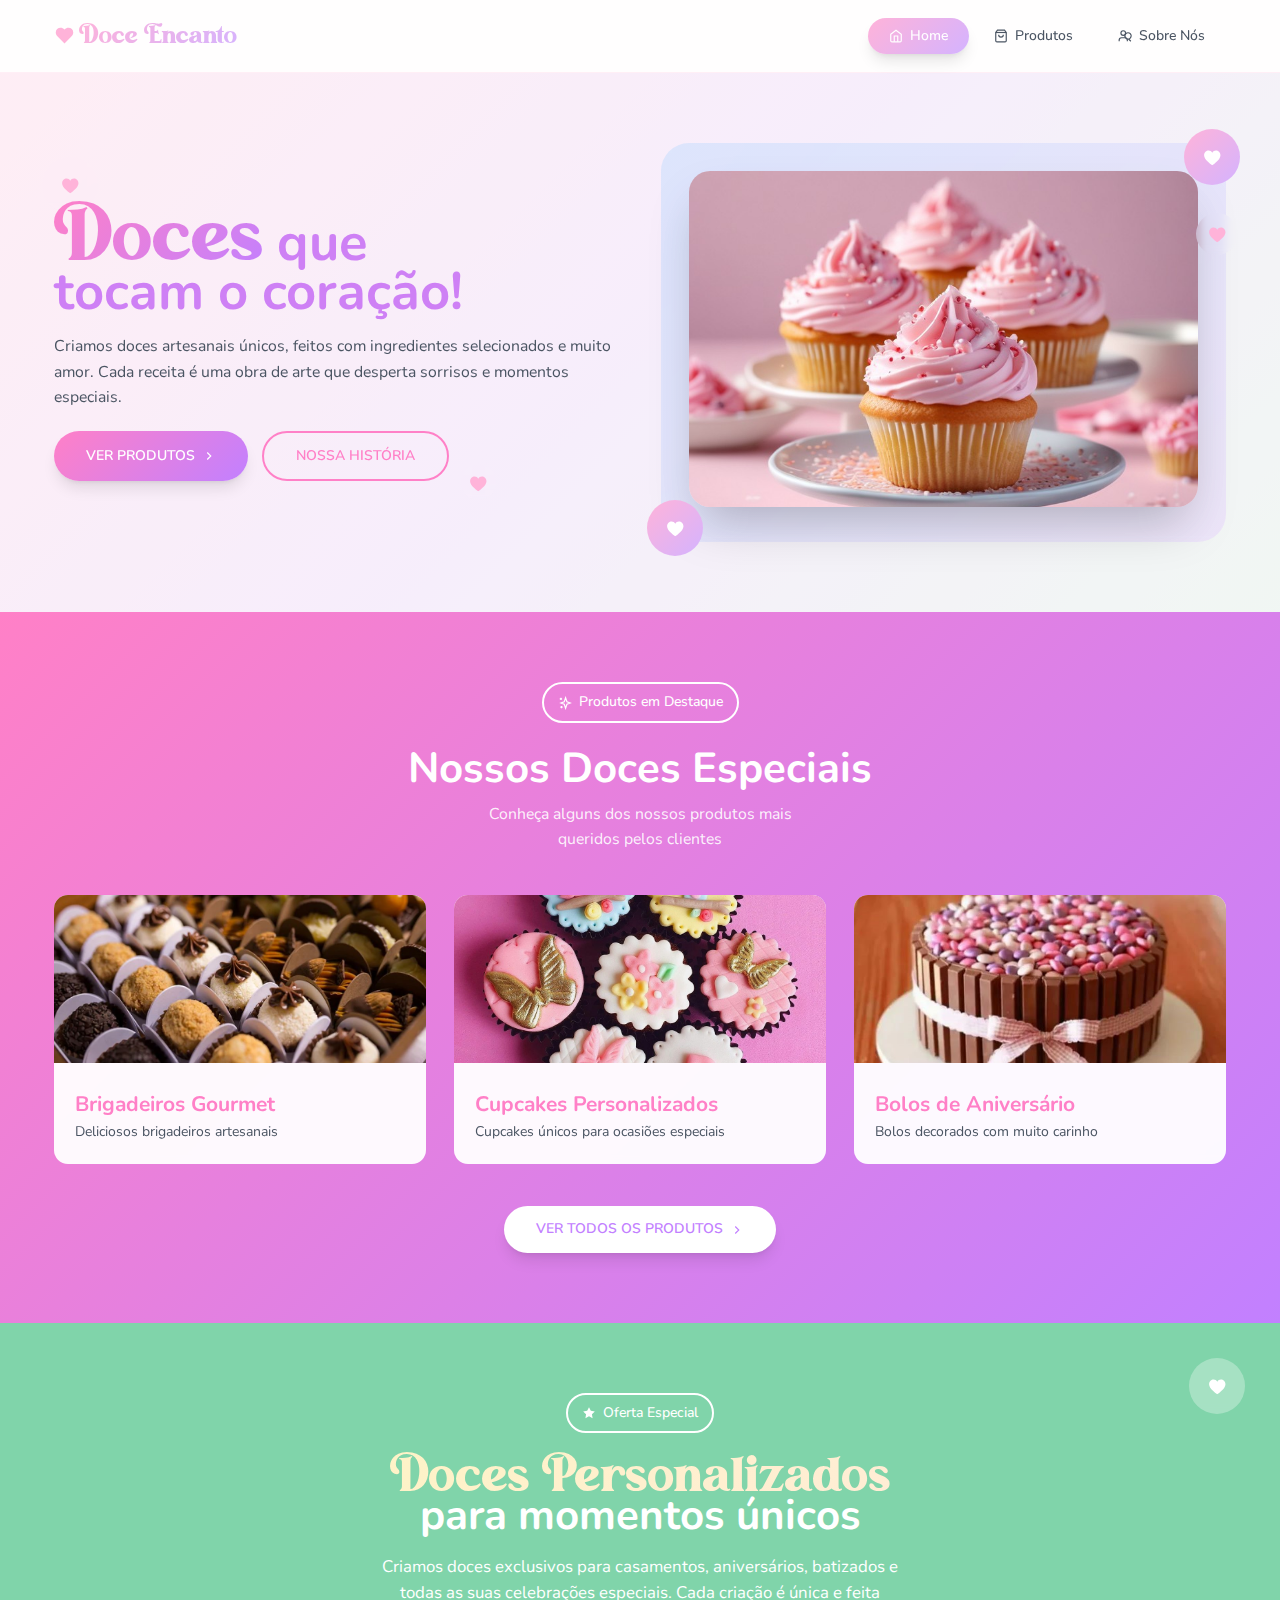
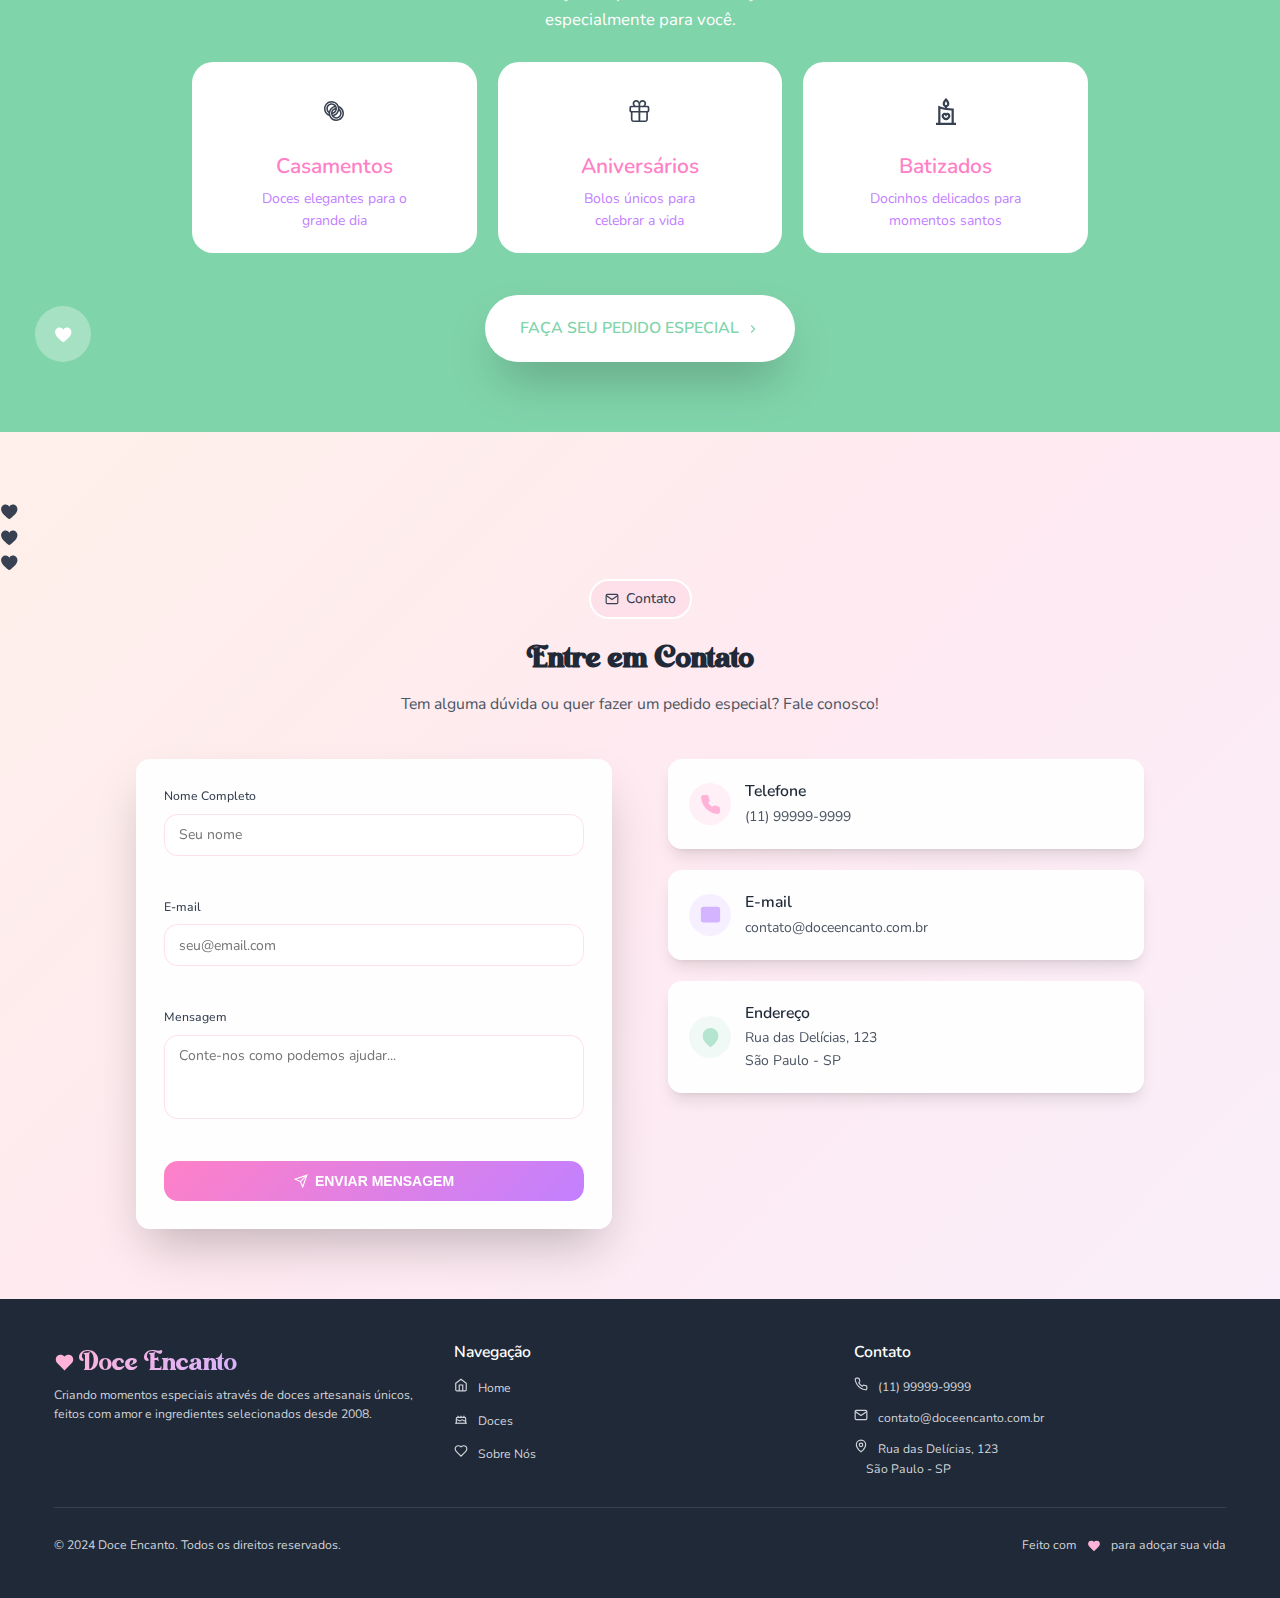
<file: index.html>
<!DOCTYPE html>
<html lang="pt-BR">
  <head>
    <meta charset="UTF-8" />
    <meta name="viewport" content="width=device-width, initial-scale=1.0" />
    <link rel="icon" href="/fav.svg" type="image/svg+xml" />
    <title>Doce Encanto - Confeitaria Artesanal</title>
    <meta
      name="description"
      content="Doces artesanais únicos, feitos com ingredientes selecionados e muito amor. Criamos momentos especiais através de receitas tradicionais."
    />

    <!-- CSS Files -->
    <link rel="stylesheet" href="styles/globals.css" />
    <link rel="stylesheet" href="styles/components.css" />
    <link rel="stylesheet" href="styles/home.css" />
  </head>
  <body>
    <!-- Navigation -->
    <nav class="navbar">
      <div class="container">
        <div class="nav-content">
          <a href="index.html" class="logo">
            <div class="logo-icon">
              <svg class="icon" fill="white" viewBox="0 0 24 24">
                <path
                  d="M19 14c1.49-1.46 3-3.21 3-5.5A5.5 5.5 0 0 0 16.5 3c-1.76 0-3 .5-4.5 2-1.5-1.5-2.74-2-4.5-2A5.5 5.5 0 0 0 2 8.5c0 2.29 1.51 4.04 3 5.5l7 7Z"
                />
              </svg>
            </div>
            <span class="logo-text">Doce Encanto</span>
          </a>

          <div class="nav-menu">
            <a href="index.html" class="nav-button active">
              <svg
                class="icon-sm"
                viewBox="0 0 24 24"
                fill="none"
                stroke="currentColor"
                stroke-width="2"
              >
                <path d="m3 9 9-7 9 7v11a2 2 0 0 1-2 2H5a2 2 0 0 1-2-2z" />
                <polyline points="9,22 9,12 15,12 15,22" />
              </svg>
              Home
            </a>
            <a href="produtos.html" class="nav-button">
              <svg
                class="icon-sm"
                viewBox="0 0 24 24"
                fill="none"
                stroke="currentColor"
                stroke-width="2"
              >
                <path d="M6 2 3 6v14a2 2 0 0 0 2 2h14a2 2 0 0 0 2-2V6l-3-4Z" />
                <path d="M3 6h18" />
                <path d="M16 10a4 4 0 0 1-8 0" />
              </svg>
              Produtos
            </a>
            <a href="sobre.html" class="nav-button">
              <svg
                class="icon-sm"
                viewBox="0 0 24 24"
                fill="none"
                stroke="currentColor"
                stroke-width="2"
              >
                <path d="M16 21v-2a4 4 0 0 0-4-4H6a4 4 0 0 0-4 4v2" />
                <circle cx="9" cy="7" r="4" />
                <path
                  d="m22 21-3-3m-5.5-2.5A4.5 4.5 0 1 1 21 8a4.5 4.5 0 0 1-7.5 7.5"
                />
              </svg>
              Sobre Nós
            </a>
          </div>

          <button
            class="mobile-menu-toggle"
            id="mobile-menu-toggle"
            onclick="toggleMobileMenu()"
          >
            <svg
              class="icon"
              id="menu-icon"
              viewBox="0 0 24 24"
              fill="none"
              stroke="currentColor"
              stroke-width="2"
            >
              <line x1="4" x2="20" y1="6" y2="6" />
              <line x1="4" x2="20" y1="12" y2="12" />
              <line x1="4" x2="20" y1="18" y2="18" />
            </svg>
            <svg
              class="icon hidden"
              id="close-icon"
              viewBox="0 0 24 24"
              fill="none"
              stroke="currentColor"
              stroke-width="2"
            >
              <path d="M18 6 6 18" />
              <path d="m6 6 12 12" />
            </svg>
          </button>
        </div>

        <div class="mobile-menu hidden" id="mobile-menu">
          <div class="mobile-menu-content">
            <a href="index.html" class="nav-button-mobile active">
              <svg
                class="icon-sm"
                viewBox="0 0 24 24"
                fill="none"
                stroke="currentColor"
                stroke-width="2"
              >
                <path d="m3 9 9-7 9 7v11a2 2 0 0 1-2 2H5a2 2 0 0 1-2-2z" />
                <polyline points="9,22 9,12 15,12 15,22" />
              </svg>
              Home
            </a>
            <a href="produtos.html" class="nav-button-mobile">
              <svg
                class="icon-sm"
                viewBox="0 0 24 24"
                fill="none"
                stroke="currentColor"
                stroke-width="2"
              >
                <path d="M6 2 3 6v14a2 2 0 0 0 2 2h14a2 2 0 0 0 2-2V6l-3-4Z" />
                <path d="M3 6h18" />
                <path d="M16 10a4 4 0 0 1-8 0" />
              </svg>
              Produtos
            </a>
            <a href="sobre.html" class="nav-button-mobile">
              <svg
                class="icon-sm"
                viewBox="0 0 24 24"
                fill="none"
                stroke="currentColor"
                stroke-width="2"
              >
                <path d="M16 21v-2a4 4 0 0 0-4-4H6a4 4 0 0 0-4 4v2" />
                <circle cx="9" cy="7" r="4" />
                <path
                  d="m22 21-3-3m-5.5-2.5A4.5 4.5 0 1 1 21 8a4.5 4.5 0 0 1-7.5 7.5"
                />
              </svg>
              Sobre Nós
            </a>
          </div>
        </div>
      </div>
    </nav>

    <!-- Main Content -->
    <main>
      <!-- Hero Section -->
      <section class="hero">
        <div class="hero-floating-1">
          <svg width="18" height="18" viewBox="0 0 11 10" fill="none">
            <path
              d="M5.86169 9.90602C5.80411 9.94499 5.7362 9.96582 5.66669 9.96582C5.59718 9.96582 5.52926 9.94499 5.47169 9.90602C4.54869 9.2892 0.666687 6.54426 0.666687 3.9544C0.666687 0.61265 4.59169 0.0773694 5.66669 2.32855C6.74169 0.0773694 10.6667 0.61265 10.6667 3.9544C10.6667 6.54476 6.78469 9.2892 5.86169 9.90502V9.90602Z"
              fill="currentColor"
            />
          </svg>
        </div>
        <div class="hero-floating-2">
          <svg width="18" height="18" viewBox="0 0 11 10" fill="none">
            <path
              d="M5.86169 9.90602C5.80411 9.94499 5.7362 9.96582 5.66669 9.96582C5.59718 9.96582 5.52926 9.94499 5.47169 9.90602C4.54869 9.2892 0.666687 6.54426 0.666687 3.9544C0.666687 0.61265 4.59169 0.0773694 5.66669 2.32855C6.74169 0.0773694 10.6667 0.61265 10.6667 3.9544C10.6667 6.54476 6.78469 9.2892 5.86169 9.90502V9.90602Z"
              fill="currentColor"
            />
          </svg>
        </div>
        <div class="hero-floating-3">
          <svg width="18" height="18" viewBox="0 0 11 10" fill="none">
            <path
              d="M5.86169 9.90602C5.80411 9.94499 5.7362 9.96582 5.66669 9.96582C5.59718 9.96582 5.52926 9.94499 5.47169 9.90602C4.54869 9.2892 0.666687 6.54426 0.666687 3.9544C0.666687 0.61265 4.59169 0.0773694 5.66669 2.32855C6.74169 0.0773694 10.6667 0.61265 10.6667 3.9544C10.6667 6.54476 6.78469 9.2892 5.86169 9.90502V9.90602Z"
              fill="currentColor"
            />
          </svg>
        </div>

        <div class="container">
          <div class="hero-content">
            <div class="hero-text">
              <h1 class="hero-title">
                <span class="gradient-text alstoria tam1">Doces</span>
                que <br />
                tocam o coração!
              </h1>

              <p class="hero-description">
                Criamos doces artesanais únicos, feitos com ingredientes
                selecionados e muito amor. Cada receita é uma obra de arte que
                desperta sorrisos e momentos especiais.
              </p>

              <div class="hero-buttons">
                <a href="produtos.html" class="btn btn-primary">
                  Ver Produtos
                  <svg
                    class="icon-sm"
                    viewBox="0 0 24 24"
                    fill="none"
                    stroke="currentColor"
                    stroke-width="2"
                  >
                    <path d="m9 18 6-6-6-6" />
                  </svg>
                </a>
                <a href="sobre.html" class="btn btn-outline">
                  Nossa História
                </a>
              </div>
            </div>

            <div class="hero-image">
              <div class="hero-image-container">
                <img
                  src="/img/hero/cupcake.png"
                  alt="Vitrine de doces artesanais"
                  class="hero-img"
                />
              </div>
              <div class="hero-decorative-1">
                <svg width="18" height="18" viewBox="0 0 11 10" fill="none">
                  <path
                    d="M5.86169 9.90602C5.80411 9.94499 5.7362 9.96582 5.66669 9.96582C5.59718 9.96582 5.52926 9.94499 5.47169 9.90602C4.54869 9.2892 0.666687 6.54426 0.666687 3.9544C0.666687 0.61265 4.59169 0.0773694 5.66669 2.32855C6.74169 0.0773694 10.6667 0.61265 10.6667 3.9544C10.6667 6.54476 6.78469 9.2892 5.86169 9.90502V9.90602Z"
                    fill="currentColor"
                  />
                </svg>
              </div>
              <div class="hero-decorative-2">
                <svg width="18" height="18" viewBox="0 0 11 10" fill="none">
                  <path
                    d="M5.86169 9.90602C5.80411 9.94499 5.7362 9.96582 5.66669 9.96582C5.59718 9.96582 5.52926 9.94499 5.47169 9.90602C4.54869 9.2892 0.666687 6.54426 0.666687 3.9544C0.666687 0.61265 4.59169 0.0773694 5.66669 2.32855C6.74169 0.0773694 10.6667 0.61265 10.6667 3.9544C10.6667 6.54476 6.78469 9.2892 5.86169 9.90502V9.90602Z"
                    fill="currentColor"
                  />
                </svg>
              </div>
            </div>
          </div>
        </div>
      </section>

      <!-- Featured Products -->
      <section class="featured">
        <div class="container">
          <div class="section-header">
            <div class="section-badge">
              <svg
                class="icon-sm"
                viewBox="0 0 24 24"
                fill="none"
                stroke="currentColor"
                stroke-width="2"
              >
                <path
                  d="M5 3v4M3 5h4M6 17v4m-2-2h4m5-16l2.286 6.857L21 12l-5.714 2.143L13 21l-2.286-6.857L5 12l5.714-2.143L13 3z"
                />
              </svg>
              Produtos em Destaque
            </div>
            <h2 class="featured-title">Nossos Doces Especiais</h2>
            <p class="featured-description">
              Conheça alguns dos nossos produtos mais queridos pelos clientes
            </p>
          </div>

          <div class="featured-grid">
            <div class="featured-card">
              <div class="featured-image">
                <img
                  src="/img/doces/brigadeiro.JPG"
                  alt="Brigadeiros Gourmet"
                />
              </div>
              <div class="featured-content">
                <h3>Brigadeiros Gourmet</h3>
                <p>Deliciosos brigadeiros artesanais</p>
              </div>
            </div>

            <div class="featured-card">
              <div class="featured-image">
                <img
                  src="/img/doces/cuperson.jpg"
                  alt="Cupcakes Personalizados"
                />
                <div class="featured-overlay"></div>
              </div>
              <div class="featured-content">
                <h3>Cupcakes Personalizados</h3>
                <p>Cupcakes únicos para ocasiões especiais</p>
              </div>
            </div>

            <div class="featured-card">
              <div class="featured-image">
                <img src="/img/doces/bolo1.JPG" alt="Bolos de Aniversário" />
                <div class="featured-overlay"></div>
              </div>
              <div class="featured-content">
                <h3>Bolos de Aniversário</h3>
                <p>Bolos decorados com muito carinho</p>
              </div>
            </div>
          </div>

          <div class="featured-cta">
            <a href="produtos.html" class="btn btn-white">
              Ver Todos os Produtos
              <svg
                class="icon-sm"
                viewBox="0 0 24 24"
                fill="none"
                stroke="currentColor"
                stroke-width="2"
              >
                <path d="m9 18 6-6-6-6" />
              </svg>
            </a>
          </div>
        </div>
      </section>

      <!-- Special Promotion Section -->
      <section class="promotion">
        <div class="promotion-floating-1">
          <svg width="18" height="18" viewBox="0 0 11 10" fill="none">
            <path
              d="M5.86169 9.90602C5.80411 9.94499 5.7362 9.96582 5.66669 9.96582C5.59718 9.96582 5.52926 9.94499 5.47169 9.90602C4.54869 9.2892 0.666687 6.54426 0.666687 3.9544C0.666687 0.61265 4.59169 0.0773694 5.66669 2.32855C6.74169 0.0773694 10.6667 0.61265 10.6667 3.9544C10.6667 6.54476 6.78469 9.2892 5.86169 9.90502V9.90602Z"
              fill="currentColor"
            />
          </svg>
        </div>
        <div class="promotion-floating-2">
          <svg width="18" height="18" viewBox="0 0 11 10" fill="none">
            <path
              d="M5.86169 9.90602C5.80411 9.94499 5.7362 9.96582 5.66669 9.96582C5.59718 9.96582 5.52926 9.94499 5.47169 9.90602C4.54869 9.2892 0.666687 6.54426 0.666687 3.9544C0.666687 0.61265 4.59169 0.0773694 5.66669 2.32855C6.74169 0.0773694 10.6667 0.61265 10.6667 3.9544C10.6667 6.54476 6.78469 9.2892 5.86169 9.90502V9.90602Z"
              fill="currentColor"
            />
          </svg>
        </div>

        <div class="container">
          <div class="promotion-content">
            <div class="section-badge">
              <svg class="icon-sm" viewBox="0 0 24 24" fill="currentColor">
                <polygon
                  points="12,2 15.09,8.26 22,9.27 17,14.14 18.18,21.02 12,17.77 5.82,21.02 7,14.14 2,9.27 8.91,8.26"
                />
              </svg>
              Oferta Especial
            </div>

            <h2 class="promotion-title">
              <span class="alstoria gradient-text-alt"
                >Doces Personalizados</span
              ><br />para momentos únicos
            </h2>

            <p class="promotion-description">
              Criamos doces exclusivos para casamentos, aniversários, batizados
              e todas as suas celebrações especiais. Cada criação é única e
              feita especialmente para você.
            </p>

            <div class="promotion-cards">
              <div class="promo-card">
                <div class="promo-icon">
                  <svg
                    width="20"
                    height="20"
                    viewBox="0 0 20 20"
                    fill="currentColor"
                    xmlns="http://www.w3.org/2000/svg"
                  >
                    <path
                      d="M14.8854 5.06385C13.8123 2.11154 10.9946 0 7.67769 0C3.43769 0 0 3.44385 0 7.69231C0 11.0385 2.13692 13.8785 5.11462 14.9362C6.18769 17.8885 9.00538 20 12.3223 20C16.5623 20 20 16.5562 20 12.3077C20 8.96154 17.8631 6.12154 14.8854 5.06385ZM1.53846 7.69231C1.53846 4.29923 4.29231 1.53846 7.67769 1.53846C11.1169 1.53846 13.8169 4.36923 13.8169 7.69231C13.8169 10.6008 11.7269 13.2077 8.77 13.7431C8.67462 13.5054 8.60385 13.2569 8.55692 12.9992C15.08 11.9208 14.2277 2.30769 7.67769 2.30769C4.70923 2.30769 2.30308 4.71846 2.30308 7.69231C2.30308 9.54231 3.23462 11.1731 4.65308 12.1423C4.64692 12.4246 4.63077 12.5254 4.68231 13.0585C2.80923 12.0046 1.53846 9.99538 1.53846 7.69231ZM15.0923 9.66C15.7492 10.3508 16.1585 11.28 16.1585 12.3077C16.1585 14.4285 14.4377 16.1538 12.3223 16.1538C11.3085 16.1538 10.3923 15.75 9.70615 15.1046C12.3346 14.3838 14.3946 12.3031 15.0923 9.66ZM8.60231 11.4123C8.93538 10.0231 10.0169 8.93308 11.3977 8.58692C11.0646 9.97615 9.98308 11.0669 8.60231 11.4123ZM10.2938 4.89538C7.66538 5.61615 5.60538 7.69692 4.90769 10.3392C4.25154 9.64923 3.84154 8.72 3.84154 7.69231C3.84154 5.57154 5.56231 3.84615 7.67769 3.84615C8.69077 3.84615 9.60769 4.25 10.2938 4.89538ZM12.3223 18.4615C9.11154 18.4615 6.49308 15.9738 6.21154 12.8692C6.16462 12.3523 6.16846 11.9031 6.27846 11.2646C6.71385 8.72461 8.70308 6.71462 11.23 6.25692C11.3254 6.49462 11.3962 6.74308 11.4431 7.00077C8.60385 7.47 6.61154 10.1254 7.00154 13.0292C7.36 15.7 9.63461 17.6923 12.3223 17.6923C15.2908 17.6923 17.6969 15.2815 17.6969 12.3077C17.6969 10.4577 16.7654 8.82692 15.3469 7.85769C15.3531 7.57538 15.3692 7.47462 15.3177 6.94154C17.1908 7.99538 18.4615 10.0046 18.4615 12.3077C18.4615 15.7008 15.7077 18.4615 12.3223 18.4615Z"
                      fill="currentColor"
                    />
                  </svg>
                </div>
                <h3>Casamentos</h3>
                <p>Doces elegantes para o grande dia</p>
              </div>
              <div class="promo-card">
                <div class="promo-icon">
                  <svg
                    width="21"
                    height="23"
                    viewBox="0 0 21 23"
                    fill="currentColor"
                    xmlns="http://www.w3.org/2000/svg"
                  >
                    <path
                      d="M2.33943 5.77485C1.13634 5.77485 0.385712 6.58306 0.385712 7.86361V10.5087C0.385712 11.6108 0.910127 12.3665 1.86643 12.5554V19.084C1.86643 21.0678 2.92553 22.1069 4.86897 22.1069H15.9024C17.8459 22.1069 18.905 21.0678 18.905 19.084V12.5554C19.8714 12.3665 20.3857 11.6108 20.3857 10.5087V7.86361C20.3857 6.58306 19.6966 5.77485 18.432 5.77485H16.252C16.8278 5.19759 17.1672 4.44186 17.1672 3.59169C17.1672 1.55542 15.5939 0.106934 13.5991 0.106934C12.1286 0.106934 10.9255 0.936149 10.3908 2.41607C9.85612 0.936149 8.64276 0.106934 7.17231 0.106934C5.18776 0.106934 3.6042 1.55542 3.6042 3.59169C3.6042 4.44186 3.93325 5.19759 4.50908 5.77485H2.33943ZM7.94352 5.77485C6.2469 5.77485 5.35228 4.75674 5.35228 3.66513C5.35228 2.53157 6.1749 1.85981 7.27515 1.85981C8.53993 1.85981 9.53738 2.85692 9.53738 4.52583V5.77485H7.94352ZM12.8279 5.77485H11.234V4.52583C11.234 2.85692 12.2315 1.85981 13.4962 1.85981C14.5965 1.85981 15.4294 2.53157 15.4294 3.66513C15.4294 4.75674 14.5039 5.77485 12.8279 5.77485ZM2.76105 7.35979H9.47565V11.0125H2.76105C2.2469 11.0125 2.04122 10.7921 2.04122 10.2672V8.09451C2.04122 7.56974 2.2469 7.35979 2.76105 7.35979ZM18.0206 7.35979C18.5348 7.35979 18.7302 7.56974 18.7302 8.09451V10.2672C18.7302 10.7921 18.5348 11.0125 18.0206 11.0125H11.2957V7.35979H18.0206ZM4.85871 20.5325C3.99493 20.5325 3.52198 20.0392 3.52198 19.168V12.5974H9.47565V20.5325H4.85871ZM17.2494 19.168C17.2494 20.0392 16.7764 20.5325 15.923 20.5325H11.2957V12.5974H17.2494V19.168Z"
                      fill="currentColor"
                    />
                  </svg>
                </div>
                <h3>Aniversários</h3>
                <p>Bolos únicos para celebrar a vida</p>
              </div>
              <div class="promo-card">
                <div class="promo-icon">
                  <svg
                    width="20"
                    height="27"
                    viewBox="0 0 20 27"
                    fill="currentColor"
                    xmlns="http://www.w3.org/2000/svg"
                  >
                    <path
                      d="M11.1118 5.99022C11.1118 5.2164 10.7057 4.33605 10.1867 3.56137C10.1242 3.4681 10.0616 3.37862 9.99998 3.29347C9.93833 3.37862 9.87576 3.46811 9.81329 3.56137C9.29433 4.33605 8.88824 5.2164 8.88824 5.99022C8.88824 6.28365 9.00538 6.56507 9.21388 6.77256C9.42237 6.98004 9.70513 7.09663 9.99998 7.09663C10.2948 7.09663 10.5776 6.98005 10.7861 6.77256C10.9946 6.56508 11.1118 6.28365 11.1118 5.99022ZM4.44122 24.7872H15.5588V12.6084C11.7892 12.5104 8.04998 11.9095 4.44122 10.8217V24.7872ZM10.2938 22.3382L9.99998 22.4183L9.7062 22.3382L9.99998 21.2711L10.2938 22.3382ZM8.54629 14.8356C9.01381 14.8392 9.47362 14.9565 9.88556 15.1775C9.92425 15.1982 9.96239 15.2198 9.99998 15.2423C10.0376 15.2198 10.0757 15.1982 10.1144 15.1775C10.5264 14.9565 10.9862 14.8392 11.4537 14.8356H11.4989C12.2621 14.8409 12.9926 15.145 13.5323 15.6821C14.0724 16.2196 14.378 16.9472 14.383 17.7073V17.7145C14.383 19.5653 13.2297 20.7481 12.2628 21.4055C11.7722 21.7391 11.2894 21.9682 10.9333 22.1136C10.7535 22.1871 10.6016 22.241 10.4913 22.2775C10.436 22.2958 10.3909 22.3098 10.3575 22.3198C10.3408 22.3248 10.327 22.3288 10.3163 22.3319C10.3109 22.3334 10.3064 22.3347 10.3026 22.3357C10.3008 22.3362 10.2991 22.3367 10.2976 22.3371C10.2969 22.3373 10.2962 22.3375 10.2955 22.3377C10.2952 22.3378 10.2948 22.3379 10.2947 22.338C10.2944 22.338 10.2942 22.3381 10.2573 22.2047L9.99998 21.2711L9.74265 22.2047C9.70593 22.3375 9.70555 22.338 9.70534 22.338C9.70518 22.3379 9.70474 22.3378 9.70442 22.3377C9.70379 22.3375 9.70311 22.3373 9.70238 22.3371C9.70091 22.3367 9.69924 22.3362 9.69736 22.3357C9.69361 22.3347 9.68902 22.3334 9.68369 22.3319C9.67302 22.3288 9.65923 22.3248 9.64252 22.3198C9.60912 22.3098 9.56393 22.2958 9.50865 22.2775C9.39832 22.241 9.24645 22.1871 9.06671 22.1136C8.71056 21.9682 8.22778 21.7391 7.73717 21.4055C6.77031 20.7481 5.61699 19.5653 5.61698 17.7145V17.7109L5.61702 17.7073C5.62196 16.9472 5.92758 16.2196 6.46768 15.6821C7.00739 15.145 7.73783 14.8409 8.50103 14.8356H8.54629ZM9.7021 20.2052C9.7022 20.2052 9.70234 20.2051 9.70248 20.2051C9.70251 20.2051 9.70254 20.205 9.70258 20.205C9.70239 20.2051 9.70223 20.2052 9.7021 20.2052ZM10.2975 20.2051C10.2984 20.2053 10.2985 20.2054 10.2979 20.2052C10.2978 20.2052 10.2976 20.2051 10.2974 20.205C10.2974 20.2051 10.2975 20.2051 10.2975 20.2051ZM8.5171 17.0483C8.33801 17.0494 8.16656 17.1207 8.03992 17.2468C7.91408 17.372 7.84257 17.5413 7.84054 17.7183C7.84205 18.5301 8.32386 19.1245 8.99158 19.5785C9.31877 19.801 9.6538 19.9615 9.911 20.0666C9.94211 20.0793 9.97184 20.0911 9.99998 20.102C10.0281 20.0911 10.0579 20.0793 10.089 20.0666C10.3462 19.9615 10.6812 19.801 11.0084 19.5785C11.6759 19.1246 12.1576 18.5305 12.1594 17.7191C12.1576 17.5418 12.0861 17.3722 11.96 17.2468C11.8334 17.1208 11.662 17.0494 11.4829 17.0483H11.4813C11.3725 17.0474 11.2653 17.0739 11.1695 17.1253C11.0738 17.1766 10.9926 17.2512 10.9336 17.3421L9.99998 18.7788L9.06644 17.3421C9.00738 17.2512 8.9262 17.1766 8.83046 17.1253C8.73472 17.0739 8.6275 17.0474 8.51873 17.0483H8.5171ZM13.3353 5.99022C13.3353 6.87052 12.9839 7.71478 12.3584 8.33724C12.0033 8.69062 11.5764 8.956 11.1118 9.11948V10.0245C12.9504 10.2812 14.8077 10.4105 16.6702 10.41L17.7823 10.4097V24.7872H20V27H0V24.7872H2.21769V7.76856L4.03024 8.36983L4.03038 8.36986L4.22154 8.43279C5.75324 8.93253 7.31171 9.33872 8.88824 9.65005V9.11948C8.42364 8.956 7.9967 8.69062 7.6416 8.33724C7.01612 7.71478 6.66471 6.87052 6.66471 5.99022C6.66471 4.55128 7.3704 3.21885 7.96319 2.33396C8.27164 1.87351 8.57848 1.49199 8.80846 1.22497C8.92395 1.09088 9.02139 0.98416 9.09171 0.909179C9.12691 0.871654 9.15542 0.841955 9.17612 0.820661C9.18648 0.810014 9.19489 0.80144 9.20123 0.795035C9.20439 0.791838 9.20703 0.789175 9.20914 0.787059C9.21019 0.785999 9.21111 0.785061 9.2119 0.784276C9.21229 0.783885 9.21267 0.783546 9.21299 0.783224C9.21315 0.783062 9.21339 0.782829 9.21347 0.782748C9.21394 0.782813 9.22855 0.796972 9.99998 1.56468L9.21388 0.782341L9.99998 0L10.7861 0.782341L9.99998 1.56468C10.7794 0.789042 10.7863 0.782599 10.7865 0.782748L10.7881 0.784276C10.7888 0.78506 10.7898 0.786001 10.7908 0.787059C10.7929 0.789177 10.7956 0.791833 10.7988 0.795035C10.8051 0.801441 10.8135 0.810011 10.8239 0.820661C10.8446 0.841956 10.8731 0.871651 10.9083 0.909179C10.9786 0.984161 11.076 1.09088 11.1915 1.22497C11.4215 1.49199 11.7283 1.87351 12.0368 2.33396C12.6296 3.21885 13.3353 4.55128 13.3353 5.99022Z"
                      fill="currentColor"
                    />
                  </svg>
                </div>
                <h3>Batizados</h3>
                <p>Docinhos delicados para momentos santos</p>
              </div>
            </div>

            <a href="produtos.html" class="btn btn-white-special">
              Faça Seu Pedido Especial
              <svg
                class="icon-sm"
                viewBox="0 0 24 24"
                fill="none"
                stroke="currentColor"
                stroke-width="2"
              >
                <path d="m9 18 6-6-6-6" />
              </svg>
            </a>
          </div>
        </div>
      </section>

      <!-- Contact Form -->
      <section class="contact">
        <div class="contato-floating-1">
          <svg width="18" height="18" viewBox="0 0 11 10" fill="none">
            <path
              d="M5.86169 9.90602C5.80411 9.94499 5.7362 9.96582 5.66669 9.96582C5.59718 9.96582 5.52926 9.94499 5.47169 9.90602C4.54869 9.2892 0.666687 6.54426 0.666687 3.9544C0.666687 0.61265 4.59169 0.0773694 5.66669 2.32855C6.74169 0.0773694 10.6667 0.61265 10.6667 3.9544C10.6667 6.54476 6.78469 9.2892 5.86169 9.90502V9.90602Z"
              fill="currentColor"
            />
          </svg>
        </div>
        <div class="contato-floating-2">
          <svg width="18" height="18" viewBox="0 0 11 10" fill="none">
            <path
              d="M5.86169 9.90602C5.80411 9.94499 5.7362 9.96582 5.66669 9.96582C5.59718 9.96582 5.52926 9.94499 5.47169 9.90602C4.54869 9.2892 0.666687 6.54426 0.666687 3.9544C0.666687 0.61265 4.59169 0.0773694 5.66669 2.32855C6.74169 0.0773694 10.6667 0.61265 10.6667 3.9544C10.6667 6.54476 6.78469 9.2892 5.86169 9.90502V9.90602Z"
              fill="currentColor"
            />
          </svg>
        </div>
        <div class="contato-floating-3">
          <svg width="18" height="18" viewBox="0 0 11 10" fill="none">
            <path
              d="M5.86169 9.90602C5.80411 9.94499 5.7362 9.96582 5.66669 9.96582C5.59718 9.96582 5.52926 9.94499 5.47169 9.90602C4.54869 9.2892 0.666687 6.54426 0.666687 3.9544C0.666687 0.61265 4.59169 0.0773694 5.66669 2.32855C6.74169 0.0773694 10.6667 0.61265 10.6667 3.9544C10.6667 6.54476 6.78469 9.2892 5.86169 9.90502V9.90602Z"
              fill="currentColor"
            />
          </svg>
        </div>
        <div class="container">
          <div class="contact-wrapper">
            <div class="section-header">
              <div class="section-badge contact-badge">
                <svg
                  class="icon-sm"
                  viewBox="0 0 24 24"
                  fill="none"
                  stroke="currentColor"
                  stroke-width="2"
                >
                  <path
                    d="M4 4h16c1.1 0 2 .9 2 2v12c0 1.1-.9 2-2 2H4c-1.1 0-2-.9-2-2V6c0-1.1.9-2 2-2z"
                  />
                  <polyline points="22,6 12,13 2,6" />
                </svg>
                Contato
              </div>
              <h2 class="contact-title alstoria">Entre em Contato</h2>
              <p class="contact-description">
                Tem alguma dúvida ou quer fazer um pedido especial? Fale
                conosco!
              </p>
            </div>

            <div class="contact-content">
              <div class="contact-form-container">
                <form id="contact-form" class="contact-form">
                  <div class="form-group">
                    <label for="nome" class="form-label">Nome Completo</label>
                    <input
                      type="text"
                      id="nome"
                      name="nome"
                      required
                      class="form-input"
                      placeholder="Seu nome"
                    />
                  </div>

                  <div class="form-group">
                    <label for="email" class="form-label">E-mail</label>
                    <input
                      type="email"
                      id="email"
                      name="email"
                      required
                      class="form-input"
                      placeholder="seu@email.com"
                    />
                  </div>

                  <div class="form-group">
                    <label for="mensagem" class="form-label">Mensagem</label>
                    <textarea
                      id="mensagem"
                      name="mensagem"
                      required
                      class="form-textarea"
                      placeholder="Conte-nos como podemos ajudar..."
                    ></textarea>
                  </div>

                  <button type="submit" class="btn btn-submit">
                    <svg
                      class="icon-sm"
                      viewBox="0 0 24 24"
                      fill="none"
                      stroke="currentColor"
                      stroke-width="2"
                    >
                      <path d="m22 2-7 20-4-9-9-4Z" />
                      <path d="M22 2 11 13" />
                    </svg>
                    Enviar Mensagem
                  </button>
                </form>
              </div>

              <div class="contact-info">
                <div class="contact-card">
                  <div class="contact-icon phone">
                    <svg
                      class="icon"
                      viewBox="0 0 24 24"
                      fill="none"
                      stroke="currentColor"
                      stroke-width="2"
                    >
                      <path
                        d="M22 16.92v3a2 2 0 0 1-2.18 2 19.79 19.79 0 0 1-8.63-3.07 19.5 19.5 0 0 1-6-6 19.79 19.79 0 0 1-3.07-8.67A2 2 0 0 1 4.11 2h3a2 2 0 0 1 2 1.72 12.84 12.84 0 0 0 .7 2.81 2 2 0 0 1-.45 2.11L8.09 9.91a16 16 0 0 0 6 6l1.27-1.27a2 2 0 0 1 2.11-.45 12.84 12.84 0 0 0 2.81.7A2 2 0 0 1 22 16.92z"
                      />
                    </svg>
                  </div>
                  <div>
                    <h4 class="contact-title-item">Telefone</h4>
                    <p class="contact-text">(11) 99999-9999</p>
                  </div>
                </div>

                <div class="contact-card">
                  <div class="contact-icon mail">
                    <svg
                      class="icon"
                      viewBox="0 0 24 24"
                      fill="none"
                      stroke="currentColor"
                      stroke-width="2"
                    >
                      <path
                        d="M4 4h16c1.1 0 2 .9 2 2v12c0 1.1-.9 2-2 2H4c-1.1 0-2-.9-2-2V6c0-1.1.9-2 2-2z"
                      />
                      <polyline points="22,6 12,13 2,6" />
                    </svg>
                  </div>
                  <div>
                    <h4 class="contact-title-item">E-mail</h4>
                    <p class="contact-text">contato@doceencanto.com.br</p>
                  </div>
                </div>

                <div class="contact-card">
                  <div class="contact-icon map">
                    <svg
                      class="icon"
                      viewBox="0 0 24 24"
                      fill="none"
                      stroke="currentColor"
                      stroke-width="2"
                    >
                      <path
                        d="M20 10c0 6-8 12-8 12s-8-6-8-12a8 8 0 0 1 16 0Z"
                      />
                      <circle cx="12" cy="10" r="3" />
                    </svg>
                  </div>
                  <div>
                    <h4 class="contact-title-item">Endereço</h4>
                    <p class="contact-text">
                      Rua das Delícias, 123<br />São Paulo - SP
                    </p>
                  </div>
                </div>
              </div>
            </div>
          </div>
        </div>
      </section>
    </main>

    <!-- Footer -->
    <footer class="footer">
      <div class="container">
        <div class="footer-content">
          <div class="footer-section">
            <a href="index.html" class="logo">
              <div class="logo-icon">
                <svg class="icon" fill="white" viewBox="0 0 24 24">
                  <path
                    d="M19 14c1.49-1.46 3-3.21 3-5.5A5.5 5.5 0 0 0 16.5 3c-1.76 0-3 .5-4.5 2-1.5-1.5-2.74-2-4.5-2A5.5 5.5 0 0 0 2 8.5c0 2.29 1.51 4.04 3 5.5l7 7Z"
                  />
                </svg>
              </div>
              <span class="logo-text">Doce Encanto</span>
            </a>
            <p class="footer-text">
              Criando momentos especiais através de doces artesanais únicos,
              feitos com amor e ingredientes selecionados desde 2008.
            </p>
          </div>

          <div class="footer-section">
            <h4>Navegação</h4>
            <ul class="footer-nav">
              <li>
                <a href="index.html">
                  <svg
                    class="icon-sm"
                    style="display: inline; margin-right: 0.5rem"
                    viewBox="0 0 24 24"
                    fill="none"
                    stroke="currentColor"
                    stroke-width="2"
                  >
                    <path d="m3 9 9-7 9 7v11a2 2 0 0 1-2 2H5a2 2 0 0 1-2-2z" />
                    <polyline points="9,22 9,12 15,12 15,22" />
                  </svg>
                  Home
                </a>
              </li>
              <li>
                <a href="produtos.html">
                  <svg
                    class="icon-sm"
                    style="display: inline; margin-right: 0.5rem"
                    viewBox="0 0 24 24"
                    fill="none"
                    stroke="currentColor"
                    stroke-width="2"
                  >
                    <path d="M20 21v-8a2 2 0 0 0-2-2H6a2 2 0 0 0-2 2v8" />
                    <path
                      d="M4 16s.5-1 2-1 2.5 2 4 2 2.5-2 4-2 2.5 2 4 2 2-1 2-1"
                    />
                    <path d="M2 21h20" />
                    <path d="M7 8v3" />
                    <path d="M12 8v3" />
                    <path d="M17 8v3" />
                  </svg>
                  Doces
                </a>
              </li>
              <li>
                <a href="sobre.html">
                  <svg
                    class="icon-sm"
                    style="display: inline; margin-right: 0.5rem"
                    viewBox="0 0 24 24"
                    fill="none"
                    stroke="currentColor"
                    stroke-width="2"
                  >
                    <path
                      d="M19 14c1.49-1.46 3-3.21 3-5.5A5.5 5.5 0 0 0 16.5 3c-1.76 0-3 .5-4.5 2-1.5-1.5-2.74-2-4.5-2A5.5 5.5 0 0 0 2 8.5c0 2.29 1.51 4.04 3 5.5l7 7Z"
                    />
                  </svg>
                  Sobre Nós
                </a>
              </li>
            </ul>
          </div>

          <div class="footer-section">
            <h4>Contato</h4>
            <ul class="footer-contact">
              <li>
                <svg
                  class="icon-sm"
                  style="display: inline; margin-right: 0.5rem"
                  viewBox="0 0 24 24"
                  fill="none"
                  stroke="currentColor"
                  stroke-width="2"
                >
                  <path
                    d="M22 16.92v3a2 2 0 0 1-2.18 2 19.79 19.79 0 0 1-8.63-3.07 19.5 19.5 0 0 1-6-6 19.79 19.79 0 0 1-3.07-8.67A2 2 0 0 1 4.11 2h3a2 2 0 0 1 2 1.72 12.84 12.84 0 0 0 .7 2.81 2 2 0 0 1-.45 2.11L8.09 9.91a16 16 0 0 0 6 6l1.27-1.27a2 2 0 0 1 2.11-.45 12.84 12.84 0 0 0 2.81.7A2 2 0 0 1 22 16.92z"
                  />
                </svg>
                (11) 99999-9999
              </li>
              <li>
                <svg
                  class="icon-sm"
                  style="display: inline; margin-right: 0.5rem"
                  viewBox="0 0 24 24"
                  fill="none"
                  stroke="currentColor"
                  stroke-width="2"
                >
                  <path
                    d="M4 4h16c1.1 0 2 .9 2 2v12c0 1.1-.9 2-2 2H4c-1.1 0-2-.9-2-2V6c0-1.1.9-2 2-2z"
                  />
                  <polyline points="22,6 12,13 2,6" />
                </svg>
                contato@doceencanto.com.br
              </li>
              <li>
                <svg
                  class="icon-sm"
                  style="display: inline; margin-right: 0.5rem"
                  viewBox="0 0 24 24"
                  fill="none"
                  stroke="currentColor"
                  stroke-width="2"
                >
                  <path d="M20 10c0 6-8 12-8 12s-8-6-8-12a8 8 0 0 1 16 0Z" />
                  <circle cx="12" cy="10" r="3" />
                </svg>
                Rua das Delícias, 123<br />&nbsp;&nbsp;&nbsp;&nbsp;São Paulo -
                SP
              </li>
            </ul>
          </div>
        </div>

        <div class="footer-bottom">
          <div class="footer-bottom-content">
            <p class="footer-bottom-text">
              © 2024 Doce Encanto. Todos os direitos reservados.
            </p>
            <div class="footer-heart">
              <span>Feito com</span>
              <svg
                class="icon-sm"
                style="margin: 0 0.25rem"
                fill="var(--candy-pink)"
                viewBox="0 0 24 24"
              >
                <path
                  d="M19 14c1.49-1.46 3-3.21 3-5.5A5.5 5.5 0 0 0 16.5 3c-1.76 0-3 .5-4.5 2-1.5-1.5-2.74-2-4.5-2A5.5 5.5 0 0 0 2 8.5c0 2.29 1.51 4.04 3 5.5l7 7Z"
                />
              </svg>
              <span>para adoçar sua vida</span>
            </div>
          </div>
        </div>
      </div>
    </footer>

    <script src="scripts/main.js"></script>
  </body>
</html>
</file>
<file: styles/globals.css>
/* =================================
   DOCE ENCANTO - ESTILOS GLOBAIS
   ================================= */

/* Fonts */
@import url("https://fonts.googleapis.com/css2?family=Nunito:wght@300;400;500;600;700;800&display=swap");

@font-face {
  font-family: "Alstoria";
  src: url("/font/Alstoria.ttf") format("truetype"); /* ajuste o caminho conforme seu projeto */
  font-weight: normal;
  font-style: normal;
}

.alstoria {
  font-family: "Alstoria";
  font-weight: 500;
}

.tam1 {
  font-size: 6rem;
}

/* Reset e variáveis */
:root {
  /* Candy Colors */
  --candy-pink: #ffb3d9;
  --candy-blue: #b3d9ff;
  --candy-purple: #d4b3ff;
  --candy-mint: #b3e5d1;
  --candy-peach: #ffd4b3;
  --candy-lavender: #e6ccff;
  --candy-pink-vibrant: #ff80c7;
  --candy-blue-vibrant: #80c7ff;
  --candy-purple-vibrant: #c280ff;
  --candy-mint-vibrant: #80d4aa;
  --candy-peach-vibrant: #ffb380;
  --candy-lavender-vibrant: #d9b3ff;
  --candy-purple2: #ce80f5;
  --purple-vibrant: #703ca0;

  /* Base Colors */
  --white: #ffffff;
  --gray-50: #f9fafb;
  --gray-100: #f3f4f6;
  --gray-200: #e5e7eb;
  --gray-300: #d1d5db;
  --gray-400: #9ca3af;
  --gray-500: #6b7280;
  --gray-600: #4b5563;
  --gray-700: #374151;
  --gray-800: #1f2937;
  --gray-900: #111827;

  /* Spacing */
  --spacing-1: 0.25rem;
  --spacing-2: 0.5rem;
  --spacing-3: 0.75rem;
  --spacing-4: 1rem;
  --spacing-5: 1.25rem;
  --spacing-6: 1.5rem;
  --spacing-8: 2rem;
  --spacing-10: 2.5rem;
  --spacing-12: 3rem;
  --spacing-16: 4rem;
  --spacing-20: 5rem;

  /* Border Radius */
  --radius-sm: 0.25rem;
  --radius-md: 0.5rem;
  --radius-lg: 0.75rem;
  --radius-xl: 1rem;
  --radius-2xl: 1.5rem;
  --radius-3xl: 2rem;
  --radius-full: 9999px;

  /* Shadows */
  --shadow-sm: 0 1px 2px 0 rgb(0 0 0 / 0.05);
  --shadow-md: 0 4px 6px -1px rgb(0 0 0 / 0.1), 0 2px 4px -2px rgb(0 0 0 / 0.1);
  --shadow-lg: 0 10px 15px -3px rgb(0 0 0 / 0.1),
    0 4px 6px -4px rgb(0 0 0 / 0.1);
  --shadow-xl: 0 20px 25px -5px rgb(0 0 0 / 0.1),
    0 8px 10px -6px rgb(0 0 0 / 0.1);
  --shadow-2xl: 0 25px 50px -12px rgb(0 0 0 / 0.25);

  /* Typography */
  --font-family: "Nunito", -apple-system, BlinkMacSystemFont, "Segoe UI", Roboto,
    sans-serif;
  --font-size-xs: 0.75rem;
  --font-size-sm: 0.875rem;
  --font-size-base: 1rem;
  --font-size-lg: 1.125rem;
  --font-size-xl: 1.25rem;
  --font-size-2xl: 1.5rem;
  --font-size-3xl: 1.875rem;
  --font-size-4xl: 2.25rem;
  --font-size-5xl: 3rem;
  --font-size-6xl: 3.75rem;

  /* Transitions */
  --transition-fast: 0.15s ease-out;
  --transition-normal: 0.3s cubic-bezier(0.4, 0, 0.2, 1);
  --transition-smooth: 0.4s cubic-bezier(0.4, 0, 0.2, 1);
}

/* Reset */
* {
  margin: 0;
  padding: 0;
  box-sizing: border-box;
}

/* Base styles */
html {
  font-size: 14px;
  scroll-behavior: smooth;
}

body {
  font-family: var(--font-family);
  font-size: var(--font-size-base);
  line-height: 1.6;
  color: var(--gray-700);
  background: #fef7f7;
  margin: 0;
  padding: 0;
}

/* Typography */
h1 {
  font-size: var(--font-size-6xl);
  font-weight: 700;
  line-height: 1.1;
}

h2 {
  font-size: var(--font-size-4xl);
  font-weight: 700;
  line-height: 1.2;
}

h3 {
  font-size: var(--font-size-2xl);
  font-weight: 600;
  line-height: 1.3;
}

h4 {
  font-size: var(--font-size-lg);
  font-weight: 600;
  line-height: 1.4;
}

p {
  font-size: var(--font-size-base);
  line-height: 1.6;
}

/* Utilities */
.container {
  max-width: 1200px;
  margin: 0 auto;
  padding: 0 var(--spacing-4);
}

.hidden {
  display: none !important;
}

.sr-only {
  position: absolute;
  width: 1px;
  height: 1px;
  padding: 0;
  margin: -1px;
  overflow: hidden;
  clip: rect(0, 0, 0, 0);
  white-space: nowrap;
  border-width: 0;
}

/* Gradient texts */
.gradient-text {
  background: linear-gradient(
    135deg,
    var(--candy-pink-vibrant),
    var(--candy-purple-vibrant)
  );
  -webkit-background-clip: text;
  background-clip: text;
  -webkit-text-fill-color: transparent;
  color: transparent;
}

.gradient-text-alt {
  background: linear-gradient(135deg, #fef3c7, #ffedd5);
  -webkit-background-clip: text;
  background-clip: text;
  -webkit-text-fill-color: transparent;
  color: transparent;
}

/* Grid utilities */
.grid {
  display: grid;
}

.grid-cols-1 {
  grid-template-columns: repeat(1, minmax(0, 1fr));
}
.grid-cols-2 {
  grid-template-columns: repeat(2, minmax(0, 1fr));
}
.grid-cols-3 {
  grid-template-columns: repeat(3, minmax(0, 1fr));
}
.grid-cols-4 {
  grid-template-columns: repeat(4, minmax(0, 1fr));
}

.gap-1 {
  gap: var(--spacing-1);
}
.gap-2 {
  gap: var(--spacing-2);
}
.gap-3 {
  gap: var(--spacing-3);
}
.gap-4 {
  gap: var(--spacing-4);
}
.gap-6 {
  gap: var(--spacing-6);
}
.gap-8 {
  gap: var(--spacing-8);
}

/* Flex utilities */
.flex {
  display: flex;
}
.flex-col {
  flex-direction: column;
}
.items-center {
  align-items: center;
}
.justify-center {
  justify-content: center;
}
.justify-between {
  justify-content: space-between;
}

/* Spacing utilities */
.p-1 {
  padding: var(--spacing-1);
}
.p-2 {
  padding: var(--spacing-2);
}
.p-3 {
  padding: var(--spacing-3);
}
.p-4 {
  padding: var(--spacing-4);
}
.p-6 {
  padding: var(--spacing-6);
}
.p-8 {
  padding: var(--spacing-8);
}

.m-1 {
  margin: var(--spacing-1);
}
.m-2 {
  margin: var(--spacing-2);
}
.m-3 {
  margin: var(--spacing-3);
}
.m-4 {
  margin: var(--spacing-4);
}
.m-6 {
  margin: var(--spacing-6);
}
.m-8 {
  margin: var(--spacing-8);
}

.mb-1 {
  margin-bottom: var(--spacing-1);
}
.mb-2 {
  margin-bottom: var(--spacing-2);
}
.mb-3 {
  margin-bottom: var(--spacing-3);
}
.mb-4 {
  margin-bottom: var(--spacing-4);
}
.mb-6 {
  margin-bottom: var(--spacing-6);
}
.mb-8 {
  margin-bottom: var(--spacing-8);
}

/* Text utilities */
.text-center {
  text-align: center;
}
.text-left {
  text-align: left;
}
.text-right {
  text-align: right;
}

.text-xs {
  font-size: var(--font-size-xs);
}
.text-sm {
  font-size: var(--font-size-sm);
}
.text-base {
  font-size: var(--font-size-base);
}
.text-lg {
  font-size: var(--font-size-lg);
}
.text-xl {
  font-size: var(--font-size-xl);
}
.text-2xl {
  font-size: var(--font-size-2xl);
}
.text-3xl {
  font-size: var(--font-size-3xl);
}
.text-4xl {
  font-size: var(--font-size-4xl);
}
.text-5xl {
  font-size: var(--font-size-5xl);
}
.text-6xl {
  font-size: var(--font-size-6xl);
}

.font-light {
  font-weight: 300;
}
.font-normal {
  font-weight: 400;
}
.font-medium {
  font-weight: 500;
}
.font-semibold {
  font-weight: 600;
}
.font-bold {
  font-weight: 700;
}
.font-extrabold {
  font-weight: 800;
}

/* Color utilities */
.text-white {
  color: var(--white);
}
.text-gray-600 {
  color: var(--gray-600);
}
.text-gray-700 {
  color: var(--gray-700);
}
.text-gray-800 {
  color: var(--gray-800);
}

.bg-white {
  background-color: var(--white);
}
.bg-gray-100 {
  background-color: var(--gray-100);
}
.bg-gray-800 {
  background-color: var(--gray-800);
}

/* Border radius utilities */
.rounded-sm {
  border-radius: var(--radius-sm);
}
.rounded {
  border-radius: var(--radius-md);
}
.rounded-lg {
  border-radius: var(--radius-lg);
}
.rounded-xl {
  border-radius: var(--radius-xl);
}
.rounded-2xl {
  border-radius: var(--radius-2xl);
}
.rounded-3xl {
  border-radius: var(--radius-3xl);
}
.rounded-full {
  border-radius: var(--radius-full);
}

/* Shadow utilities */
.shadow-sm {
  box-shadow: var(--shadow-sm);
}
.shadow {
  box-shadow: var(--shadow-md);
}
.shadow-lg {
  box-shadow: var(--shadow-lg);
}
.shadow-xl {
  box-shadow: var(--shadow-xl);
}
.shadow-2xl {
  box-shadow: var(--shadow-2xl);
}

/* Position utilities */
.relative {
  position: relative;
}
.absolute {
  position: absolute;
}
.fixed {
  position: fixed;
}
.sticky {
  position: sticky;
}

.top-0 {
  top: 0;
}
.right-0 {
  right: 0;
}
.bottom-0 {
  bottom: 0;
}
.left-0 {
  left: 0;
}

/* Display utilities */
.block {
  display: block;
}
.inline-block {
  display: inline-block;
}
.inline {
  display: inline;
}

/* Overflow utilities */
.overflow-hidden {
  overflow: hidden;
}

/* Z-index utilities */
.z-10 {
  z-index: 10;
}
.z-50 {
  z-index: 50;
}

/* Transform utilities */
.scale-105 {
  transform: scale(1.05);
}
.scale-110 {
  transform: scale(1.1);
}

/* Responsive utilities */
@media (max-width: 640px) {
  .sm\:grid-cols-1 {
    grid-template-columns: repeat(1, minmax(0, 1fr));
  }
  .sm\:text-center {
    text-align: center;
  }
  .sm\:flex-col {
    flex-direction: column;
  }
}

@media (max-width: 768px) {
  .md\:grid-cols-2 {
    grid-template-columns: repeat(2, minmax(0, 1fr));
  }
  .md\:grid-cols-3 {
    grid-template-columns: repeat(3, minmax(0, 1fr));
  }
  .md\:text-2xl {
    font-size: var(--font-size-2xl);
  }
  .md\:text-4xl {
    font-size: var(--font-size-4xl);
  }
  .md\:text-6xl {
    font-size: var(--font-size-6xl);
  }
}

@media (max-width: 1024px) {
  .lg\:grid-cols-3 {
    grid-template-columns: repeat(3, minmax(0, 1fr));
  }
  .lg\:grid-cols-4 {
    grid-template-columns: repeat(4, minmax(0, 1fr));
  }
}

/* Animações */
@keyframes fadeIn {
  from {
    opacity: 0;
  }
  to {
    opacity: 1;
  }
}

@keyframes slideUp {
  from {
    opacity: 0;
    transform: translateY(30px);
  }
  to {
    opacity: 1;
    transform: translateY(0);
  }
}

@keyframes slideInLeft {
  from {
    opacity: 0;
    transform: translateX(-30px);
  }
  to {
    opacity: 1;
    transform: translateX(0);
  }
}

@keyframes slideInRight {
  from {
    opacity: 0;
    transform: translateX(30px);
  }
  to {
    opacity: 1;
    transform: translateX(0);
  }
}

@keyframes scaleIn {
  from {
    opacity: 0;
    transform: scale(0.9);
  }
  to {
    opacity: 1;
    transform: scale(1);
  }
}

@keyframes float {
  0%,
  100% {
    transform: translateY(0px);
  }
  50% {
    transform: translateY(-10px);
  }
}

@keyframes bounceGentle {
  0%,
  100% {
    transform: translateY(0px);
  }
  50% {
    transform: translateY(-5px);
  }
}

@keyframes pulseSoft {
  0%,
  100% {
    opacity: 1;
  }
  50% {
    opacity: 0.8;
  }
}

/* Classes de animação */
.animate-fade-in {
  animation: fadeIn 0.8s ease-out forwards;
  opacity: 0;
}

.animate-slide-up {
  animation: slideUp 0.8s ease-out forwards;
  opacity: 0;
}

.animate-slide-in-left {
  animation: slideInLeft 0.8s ease-out forwards;
  opacity: 0;
}

.animate-slide-in-right {
  animation: slideInRight 0.8s ease-out forwards;
  opacity: 0;
}

.animate-scale-in {
  animation: scaleIn 0.6s ease-out forwards;
  opacity: 0;
}

.animate-float {
  animation: float 3s ease-in-out infinite;
}

.animate-bounce-gentle {
  animation: bounceGentle 2s ease-in-out infinite;
}

.animate-pulse-soft {
  animation: pulseSoft 2s ease-in-out infinite;
}

/* Delays para animações */
.animate-delay-100 {
  animation-delay: 0.1s;
}
.animate-delay-200 {
  animation-delay: 0.2s;
}
.animate-delay-300 {
  animation-delay: 0.3s;
}
.animate-delay-400 {
  animation-delay: 0.4s;
}
.animate-delay-500 {
  animation-delay: 0.5s;
}
.animate-delay-600 {
  animation-delay: 0.6s;
}

/* Transições */
.transition-all {
  transition: all var(--transition-normal);
}

.transition-smooth {
  transition: all var(--transition-smooth);
}

.transition-colors {
  transition: color var(--transition-normal),
    background-color var(--transition-normal);
}

.transition-transform {
  transition: transform var(--transition-smooth);
}

/* Hover effects */
.hover-lift {
  transition: transform var(--transition-normal);
}

.hover-lift:hover {
  transform: translateY(-8px);
}

.hover-scale:hover {
  transform: scale(1.05);
}

.hover-glow {
  transition: box-shadow var(--transition-normal);
}

.hover-glow:hover {
  box-shadow: 0 10px 40px rgba(255, 179, 217, 0.3);
}
</file>
<file: styles/components.css>
/* =================================
   DOCE ENCANTO - COMPONENTES
   ================================= */

/* =================================
   NAVEGAÇÃO
   ================================= */

.navbar {
  background: rgba(255, 255, 255, 0.8);
  backdrop-filter: blur(8px);
  border-bottom: 1px solid rgba(255, 179, 217, 0.2);
  position: sticky;
  top: 0;
  z-index: 50;
  padding: 8px 0px;
}

.nav-content {
  display: flex;
  align-items: center;
  justify-content: space-between;
  height: 4rem;
}

.logo {
  display: flex;
  gap: 4px;
  align-items: center;
  cursor: pointer;
  text-decoration: none;
  color: inherit;
  transition: var(--transition-normal);
}

.logo:hover {
  transform: scale(1.02);
}

.logo-icon {
  color: var(--candy-pink);
  margin-top: 6px;
}

.logo-text {
  font-size: 2rem;
  font-weight: 500;
  background: linear-gradient(135deg, var(--candy-pink), var(--candy-purple));
  -webkit-background-clip: text;
  background-clip: text;
  -webkit-text-fill-color: transparent;
  font-family: "Alstoria";
}

.nav-menu {
  display: flex;
  gap: 0.25rem;
}

.nav-button {
  display: flex;
  align-items: center;
  gap: 0.5rem;
  padding: 0.5rem 1.5rem;
  border: none;
  border-radius: var(--radius-full);
  background: transparent;
  color: var(--gray-600);
  text-decoration: none;
  font-weight: 500;
  cursor: pointer;
  transition: var(--transition-normal);
}

.nav-button:hover {
  background: rgba(255, 179, 217, 0.1);
  transform: translateY(-1px);
}

.nav-button.active {
  background: linear-gradient(135deg, var(--candy-pink), var(--candy-purple));
  color: var(--white);
  box-shadow: var(--shadow-lg);
}

.mobile-menu-toggle {
  display: none;
  align-items: center;
  justify-content: center;
  padding: 0.5rem;
  border: none;
  border-radius: var(--radius-full);
  background: transparent;
  cursor: pointer;
  transition: var(--transition-normal);
}

.mobile-menu-toggle:hover {
  background: var(--gray-100);
}

.mobile-menu {
  padding-bottom: var(--spacing-4);
}

.mobile-menu-content {
  display: flex;
  flex-direction: column;
  gap: 0.5rem;
}

.nav-button-mobile {
  display: flex;
  align-items: center;
  gap: 0.75rem;
  padding: 0.75rem 1rem;
  border: none;
  border-radius: var(--radius-xl);
  background: transparent;
  color: var(--gray-600);
  font-size: var(--font-size-base);
  font-weight: 500;
  cursor: pointer;
  transition: var(--transition-normal);
  text-align: left;
  width: 100%;
  text-decoration: none;
}

.nav-button-mobile:hover {
  background: rgba(255, 179, 217, 0.1);
}

.nav-button-mobile.active {
  background: linear-gradient(135deg, var(--candy-pink), var(--candy-purple));
  color: var(--white);
}

@media (max-width: 768px) {
  .nav-menu {
    display: none;
  }

  .mobile-menu-toggle {
    display: flex;
  }
}

/* =================================
   BOTÕES
   ================================= */

.btn {
  display: inline-flex;
  align-items: center;
  gap: 0.5rem;
  padding: 12px 32px;
  border: none;
  border-radius: 100px;
  font-size: var(--font-size-base);
  font-weight: 600;
  text-decoration: none;
  text-transform: uppercase;
  cursor: pointer;
  transition: var(--transition-smooth);
  position: relative;
  overflow: hidden;
  white-space: nowrap;
}

.btn:hover {
  transform: translateY(-1px);
}

.btn-primary {
  background: linear-gradient(
    135deg,
    var(--candy-pink-vibrant),
    var(--candy-purple-vibrant)
  );
  color: var(--white);
  box-shadow: var(--shadow-lg);
}

.btn-primary:hover {
  box-shadow: var(--shadow-2xl);
  transform: translateY(-4px);
}

.btn-outline {
  border: 2px solid var(--candy-pink-vibrant);
  color: var(--candy-pink-vibrant);
  background: transparent;
}

.btn-outline:hover {
  background: var(--candy-pink-vibrant);
  color: var(--white);
}

.btn-white {
  background: var(--white);
  color: var(--candy-purple-vibrant);
  box-shadow: var(--shadow-lg);
  font-weight: 600;
}

.btn-white:hover {
  background: var(--candy-purple-vibrant);
  color: var(--white);
}

.btn-submit {
  width: 100%;
  background: linear-gradient(
    135deg,
    var(--candy-pink-vibrant),
    var(--candy-purple-vibrant)
  );
  color: var(--white);
  border-radius: var(--radius-xl);
  justify-content: center;
}

.btn-submit:hover {
  box-shadow: var(--shadow-2xl);
  transform: translateY(-4px);
}

/* =================================
   CARDS
   ================================= */

.card {
  background: var(--white);
  border-radius: var(--radius-xl);
  overflow: hidden;
  box-shadow: var(--shadow-md);
  transition: var(--transition-smooth);
}

.card:hover {
  transform: translateY(-8px);
  box-shadow: var(--shadow-2xl);
}

.card-content {
  padding: var(--spacing-6);
}

/* =================================
   BADGES E TAGS
   ================================= */

.badge {
  display: inline-flex;
  align-items: center;
  gap: 0.25rem;
  padding: 0.25rem 0.75rem;
  border-radius: var(--radius-full);
  font-size: var(--font-size-xs);
  font-weight: 600;
  transition: var(--transition-normal);
}

.badge-primary {
  background: var(--candy-pink-vibrant);
  color: var(--white);
}

.badge-secondary {
  background: var(--candy-purple-vibrant);
  color: var(--white);
}

.badge-outline {
  border: 1px solid rgba(255, 159, 179, 0.3);
  color: var(--gray-600);
  background: transparent;
}

.badge-outline:hover {
  border-color: var(--candy-pink);
  background: rgba(255, 179, 217, 0.1);
}

.section-badge {
  display: inline-flex;
  align-items: center;
  gap: 0.5rem;
  padding: 0.5rem 1rem;
  border-radius: var(--radius-full);
  font-size: var(--font-size-sm);
  font-weight: 500;
  margin-bottom: 1.5rem;
  border: solid 2px white;
  color: white;
  font-size: 1rem;
}

/* =================================
   FORMULÁRIOS
   ================================= */

.form-group {
  display: flex;
  flex-direction: column;
  gap: 0.5rem;
  margin-bottom: 1.5rem;
}

.form-label {
  font-size: var(--font-size-sm);
  font-weight: 500;
  color: var(--gray-700);
}

.form-input,
.form-textarea {
  padding: 0.75rem 1rem;
  border: 1px solid rgba(255, 159, 179, 0.3);
  border-radius: var(--radius-xl);
  background: var(--white);
  color: var(--gray-700);
  font-size: var(--font-size-base);
  font-family: inherit;
  transition: var(--transition-smooth);
}

.form-input:focus,
.form-textarea:focus {
  outline: none;
  border-color: var(--candy-pink);
  box-shadow: var(--shadow-lg);
}

.form-input:hover,
.form-textarea:hover {
  box-shadow: var(--shadow-md);
}

.form-textarea {
  resize: none;
  min-height: 6rem;
}

/* =================================
   ELEMENTOS FLUTUANTES
   ================================= */

.floating-element {
  position: absolute;
  border-radius: var(--radius-full);
  display: flex;
  align-items: center;
  justify-content: center;
  backdrop-filter: blur(4px);
  animation: float 3s ease-in-out infinite;
}

.floating-icon {
  color: var(--white);
}

/* =================================
   PRODUTOS
   ================================= */

.products-grid {
  display: grid;
  grid-template-columns: repeat(auto-fit, minmax(300px, 1fr));
  gap: var(--spacing-8);
}

.product-card {
  background: rgba(255, 255, 255, 0.95);
  border-radius: var(--radius-xl);
  overflow: hidden;
  backdrop-filter: blur(4px);
  transition: var(--transition-smooth);
  position: relative;
}

.product-card:hover {
  transform: translateY(-8px);
  box-shadow: var(--shadow-2xl);
}

.product-badge {
  position: absolute;
  top: 1rem;
  right: 1rem;
  background: #eab308;
  color: var(--white);
  padding: 0.25rem 0.5rem;
  border-radius: var(--radius-md);
  font-size: var(--font-size-xs);
  font-weight: 600;
  z-index: 10;
  display: flex;
  align-items: center;
  gap: 0.25rem;
}

.product-image {
  position: relative;
  overflow: hidden;
}

.product-img {
  width: 100%;
  height: 12rem;
  object-fit: cover;
  transition: var(--transition-smooth);
}

.product-card:hover .product-img {
  transform: scale(1.1);
}

.product-overlay {
  position: absolute;
  inset: 0;
  background: linear-gradient(to top, rgba(194, 128, 255, 0.3), transparent);
  opacity: 0;
  transition: var(--transition-smooth);
}

.product-card:hover .product-overlay {
  opacity: 1;
}

.product-content {
  padding: var(--spacing-6);
}

.product-header {
  display: flex;
  align-items: center;
  justify-content: space-between;
  margin-bottom: 0.75rem;
}

.category-badge {
  padding: 0.25rem 0.75rem;
  border-radius: var(--radius-full);
  font-size: var(--font-size-xs);
  font-weight: 600;
  color: var(--white);
}

.category-docinhos {
  background: var(--candy-pink-vibrant);
}
.category-cupcakes {
  background: var(--candy-purple-vibrant);
}
.category-bolos {
  background: var(--candy-blue-vibrant);
}
.category-tortas {
  background: var(--candy-mint-vibrant);
}
.category-brownies {
  background: var(--candy-peach-vibrant);
}
.category-cookies {
  background: var(--candy-lavender-vibrant);
}

.heart-icon {
  cursor: pointer;
  color: var(--gray-400);
  transition: var(--transition-normal);
  font-size: 1.25rem;
}

.heart-icon:hover {
  color: var(--candy-pink-vibrant);
  transform: scale(1.25);
}

.product-title {
  font-weight: 600;
  color: var(--gray-800);
  margin-bottom: 0.75rem;
  transition: var(--transition-normal);
}

.product-card:hover .product-title {
  color: var(--candy-pink-vibrant);
}

.product-description {
  color: var(--gray-600);
  font-size: var(--font-size-sm);
  margin-bottom: 1rem;
  line-height: 1.5;
}

.flavors-section {
  margin-bottom: 0.75rem;
}

.flavors-label {
  font-size: var(--font-size-xs);
  color: var(--gray-500);
  font-weight: 500;
  margin-bottom: 0.25rem;
}

.flavors-list {
  display: flex;
  flex-wrap: wrap;
  gap: 0.25rem;
}

.flavor-badge {
  border: 1px solid rgba(255, 159, 179, 0.3);
  color: var(--gray-600);
  padding: 0.125rem 0.5rem;
  border-radius: var(--radius-full);
  font-size: var(--font-size-xs);
  transition: var(--transition-normal);
}

.flavor-badge:hover {
  border-color: var(--candy-pink);
  background: rgba(255, 179, 217, 0.1);
}

/* =================================
   SEÇÕES
   ================================= */

.section-header {
  text-align: center;
  margin-bottom: var(--spacing-12);
}

.section-title {
  font-size: var(--font-size-4xl);
  font-weight: 700;
  color: var(--gray-800);
  margin-bottom: var(--spacing-4);
}

.section-description {
  font-size: var(--font-size-lg);
  color: var(--gray-600);
  max-width: 42rem;
  margin: 0 auto;
  line-height: 1.6;
}

/* =================================
   CONTATO
   ================================= */

.contact-wrapper {
  max-width: 72rem;
  margin: 0 auto;
}

.contact-content {
  display: grid;
  grid-template-columns: 1fr 1fr;
  gap: var(--spacing-16);
  align-items: start;
}

.contact-form-container {
  background: rgba(255, 255, 255, 0.95);
  backdrop-filter: blur(4px);
  border-radius: var(--radius-xl);
  padding: var(--spacing-8);
  box-shadow: var(--shadow-2xl);
  transition: var(--transition-smooth);
}

.contact-form-container:hover {
  box-shadow: 0 10px 40px rgba(255, 179, 217, 0.3);
}

.contact-info {
  display: flex;
  flex-direction: column;
  gap: var(--spacing-6);
}

.contact-card {
  background: rgba(255, 255, 255, 0.95);
  backdrop-filter: blur(4px);
  border-radius: var(--radius-xl);
  padding: var(--spacing-6);
  box-shadow: var(--shadow-lg);
  display: flex;
  align-items: center;
  gap: var(--spacing-4);
  transition: var(--transition-smooth);
}

.contact-card:hover {
  transform: translateY(-4px);
  box-shadow: var(--shadow-xl);
}

.contact-icon {
  padding: 0.75rem;
  border-radius: var(--radius-full);
  display: flex;
  align-items: center;
  justify-content: center;
  font-size: 1.25rem;
  transition: var(--transition-normal);
}

.contact-icon.phone {
  background: rgba(255, 179, 217, 0.2);
  color: var(--candy-pink);
}

.contact-icon.mail {
  background: rgba(212, 179, 255, 0.2);
  color: var(--candy-purple);
}

.contact-icon.map {
  background: rgba(179, 229, 209, 0.2);
  color: var(--candy-mint);
}

.contact-title {
  font-weight: 600;
  color: var(--gray-800);
  margin-bottom: 0.25rem;
}

.contact-text {
  color: var(--gray-600);
  margin: 0;
}

@media (max-width: 1024px) {
  .contact-content {
    grid-template-columns: 1fr;
    gap: var(--spacing-12);
  }
}

/* =================================
   ÍCONES
   ================================= */

.icon {
  width: 1.5rem;
  height: 1.5rem;
  fill: currentColor;
}

.icon-sm {
  width: 1rem;
  height: 1rem;
}

.icon-lg {
  width: 2rem;
  height: 2rem;
}

/* =================================
   RESPONSIVIDADE ADICIONAL
   ================================= */

@media (max-width: 640px) {
  .products-grid {
    grid-template-columns: 1fr;
  }

  .btn {
    padding: 1rem 1.5rem;
  }

  .section-title {
    font-size: var(--font-size-2xl);
  }
}
</file>
<file: styles/home.css>
/* =================================
   DOCE ENCANTO - HOME PAGE
   ================================= */

/* =================================
   HERO SECTION
   ================================= */

.hero {
  position: relative;
  padding: 5rem 0;
  overflow: hidden;
  background: linear-gradient(
    135deg,
    rgba(255, 179, 217, 0.3),
    rgba(212, 179, 255, 0.3),
    rgba(179, 229, 209, 0.3)
  );
}

.hero::before {
  content: "";
  position: absolute;
  inset: 0;
  background: rgba(255, 255, 255, 0.4);
}

.hero-floating-1,
.hero-floating-2,
.hero-floating-3 {
  position: absolute;
  border-radius: var(--radius-full);
  display: flex;
  align-items: center;
  justify-content: center;
  backdrop-filter: blur(4px);
  animation: float 3s ease-in-out infinite;
}

.hero-floating-1 {
  top: 6rem;
  left: 3rem;
  width: 4rem;
  height: 4rem;
  animation-delay: 0.1s;
  color: var(--candy-pink);
}

.hero-floating-2 {
  top: 10rem;
  right: 3rem;
  width: 3rem;
  height: 3rem;
  z-index: 10;
  color: var(--candy-pink);
}

.hero-floating-3 {
  bottom: 8rem;
  left: 36%;
  width: 2.5rem;
  height: 2.5rem;
  color: var(--candy-pink);
  animation-delay: 0.5s;
}

.hero-content {
  position: relative;
  display: grid;
  grid-template-columns: 1fr 1fr;
  gap: 3rem;
  align-items: center;
}

.hero-text {
  display: flex;
  flex-direction: column;
  gap: 1.5rem;
}

.hero-badge {
  display: inline-flex;
  align-items: center;
  gap: 0.5rem;
  background: rgba(255, 179, 217, 0.3);
  padding: 0.5rem 1rem;
  border-radius: var(--radius-full);
  backdrop-filter: blur(4px);
  font-size: var(--font-size-sm);
  width: fit-content;
}

.hero-title {
  font-size: var(--font-size-6xl);
  font-weight: 700;
  line-height: 0.8;
  color: var(--candy-purple2);
}

.hero-description {
  font-size: var(--font-size-lg);
  color: var(--gray-600);
  line-height: 1.6;
}

.hero-buttons {
  display: flex;
  gap: 1rem;
}

.hero-image {
  position: relative;
}

.hero-image-container {
  background: linear-gradient(
    135deg,
    rgba(179, 217, 255, 0.4),
    rgba(230, 204, 255, 0.4)
  );
  padding: 2rem;
  border-radius: var(--radius-3xl);
  backdrop-filter: blur(4px);
  transition: var(--transition-smooth);
}

.hero-image-container:hover {
  transform: scale(1.02);
  box-shadow: 0 10px 40px rgba(255, 179, 217, 0.3);
}

.hero-img {
  width: 100%;
  height: 24rem;
  object-fit: cover;
  border-radius: var(--radius-2xl);
  box-shadow: var(--shadow-2xl);
  transition: var(--transition-smooth);
}

.hero-image-container:hover .hero-img {
  transform: scale(1.05);
}

.hero-decorative-1,
.hero-decorative-2 {
  position: absolute;
  border-radius: var(--radius-full);
  display: flex;
  align-items: center;
  justify-content: center;
  animation: bounceGentle 2s ease-in-out infinite;
  color: white;
}

.hero-decorative-1 {
  top: -1rem;
  right: -1rem;
  width: 4rem;
  height: 4rem;
  background: linear-gradient(135deg, var(--candy-pink), var(--candy-purple));
}

.hero-decorative-2 {
  bottom: -1rem;
  left: -1rem;
  width: 4rem;
  height: 4rem;
  background: linear-gradient(135deg, var(--candy-pink), var(--candy-purple));
  animation-delay: 0.3s;
}

@media (max-width: 768px) {
  .hero-content {
    grid-template-columns: 1fr;
    gap: 2rem;
  }

  .hero-title {
    font-size: var(--font-size-4xl);
  }

  .hero-buttons {
    flex-direction: column;
  }

  .hero-floating-1,
  .hero-floating-2,
  .hero-floating-3 {
    display: none;
  }
}

/* =================================
   FEATURED PRODUCTS
   ================================= */

.featured {
  padding: 5rem 0;
  background: linear-gradient(
    135deg,
    var(--candy-pink-vibrant),
    var(--candy-purple-vibrant)
  );
}

.featured-title {
  font-size: 3rem;
  font-weight: 700;
  color: var(--white);
  margin-bottom: 8px;
}

.featured-description {
  font-size: var(--font-size-lg);
  color: rgba(255, 255, 255, 0.9);
  max-width: 36ch;
  margin: 0 auto;
}

.featured-grid {
  display: grid;
  grid-template-columns: repeat(auto-fit, minmax(300px, 1fr));
  gap: var(--spacing-8);
}

.featured-card {
  background: rgba(255, 255, 255, 0.95);
  border-radius: var(--radius-xl);
  overflow: hidden;
  backdrop-filter: blur(4px);
  transition: var(--transition-smooth);
}

.featured-card:hover {
  transform: translateY(-8px);
  box-shadow: var(--shadow-2xl);
}

.featured-image {
  position: relative;
  overflow: hidden;
}

.featured-image img {
  width: 100%;
  height: 12rem;
  object-fit: cover;
  transition: var(--transition-smooth);
}

.featured-card:hover .featured-image img {
  transform: scale(1.05);
}

.featured-content {
  padding: var(--spacing-6);
}

.featured-content h3 {
  font-weight: 700;
  color: var(--candy-pink-vibrant);
  margin-bottom: 0.2rem;
  transition: var(--transition-normal);
}

.featured-card:hover .featured-content h3 {
  color: var(--candy-purple-vibrant);
}

.featured-content p {
  color: var(--gray-600);
  font-size: 1rem;
}

.featured-cta {
  text-align: center;
  margin-top: var(--spacing-12);
}

.featured .btn-white:hover {
  background: var(--candy-mint);
  color: var(--white);
}

/* =================================
   PROMOTION SECTION
   ================================= */

.promotion {
  padding: 5rem 0;
  background: linear-gradient(
    135deg,
    var(--candy-mint-vibrant),
    var(--candy-blue-vibrant)
  );
  background: var(--candy-mint-vibrant);
  position: relative;
  overflow: hidden;
}

.promotion .btn-white-special:hover {
  background: var(--candy-pink-vibrant) !important;
  color: var(--white);
}

.promotion-floating-1,
.promotion-floating-2 {
  position: absolute;
  border-radius: var(--radius-full);
  display: flex;
  align-items: center;
  justify-content: center;
  backdrop-filter: blur(4px);
  animation: float 3s ease-in-out infinite;
  color: white;
}

.promotion-floating-1 {
  top: 2.5rem;
  right: 2.5rem;
  width: 4rem;
  height: 4rem;
  background: rgba(255, 255, 255, 0.3);
}

.promotion-floating-2 {
  bottom: 5rem;
  left: 2.5rem;
  width: 4rem;
  height: 4rem;
  background: rgba(255, 255, 255, 0.3);
  animation-delay: 0.3s;
}

.promotion-emoji {
  font-size: 2rem;
}

.promotion-content {
  text-align: center;
  max-width: 64rem;
  margin: 0 auto;
  position: relative;
}

.promotion-title {
  font-weight: 700;
  color: var(--white);
  margin-bottom: var(--spacing-6);
  font-size: 3rem;
  line-height: 0.8;

  & span {
    font-size: 4rem;
  }
}

.promotion-description {
  font-size: 1.2rem;
  color: white;
  margin-bottom: 2rem;
  line-height: 1.6;
  max-width: 52ch;
  margin-left: auto;
  margin-right: auto;
}

.promotion-cards {
  display: grid;
  grid-template-columns: repeat(auto-fit, minmax(250px, 1fr));
  gap: var(--spacing-6);
  margin-bottom: var(--spacing-12);
}

.promo-card {
  display: flex;
  flex-direction: column;
  align-items: center;
  background: var(--white);
  border-radius: var(--radius-2xl);
  padding: var(--spacing-6);
  transition: var(--transition-smooth);
  text-align: center;
}

.promo-card:hover {
  transform: translateY(-4px);
}

.promo-icon {
  background: rgba(255, 255, 255, 0.2);
  width: 4rem;
  height: 4rem;
  border-radius: var(--radius-full);
  display: flex;
  align-items: center;
  justify-content: center;
  margin: 0 auto var(--spacing-4);
  font-size: 2rem;
}

.promo-card h3 {
  color: var(--candy-pink-vibrant);
  font-weight: 600;
  margin-bottom: 0.5rem;
}

.promo-card p {
  color: var(--candy-purple-vibrant);
  font-size: 1rem;
  max-width: 20ch;
  margin: 0;
  text-align: center;
}

.btn-white-special {
  background: var(--white);
  color: var(--candy-mint-vibrant);
  padding: var(--spacing-6) 2.5rem;
  font-size: var(--font-size-lg);
  box-shadow: var(--shadow-2xl);
  font-weight: 600;
}

.btn-white-special:hover {
  background: var(--candy-mint-vibrant);
  color: var(--white);
}

/* =================================
   CONTACT SECTION
   ================================= */

.contact {
  padding: 5rem 0;
  background: linear-gradient(
    135deg,
    rgba(255, 212, 179, 0.2),
    rgba(255, 179, 217, 0.2),
    rgba(230, 204, 255, 0.2)
  );
}

.contact-badge {
  background: rgba(255, 179, 217, 0.2);
  color: var(--gray-700);
}

.contact-title {
  font-size: var(--font-size-4xl);
  font-weight: 700;
  color: var(--gray-800);
  margin-bottom: var(--spacing-4);
}

.contact-description {
  color: var(--gray-600);
  font-size: var(--font-size-lg);
  max-width: 42rem;
  margin: 0 auto;
}

.contact-form {
  display: flex;
  flex-direction: column;
  gap: var(--spacing-6);
}

.contact-title-item {
  font-weight: 600;
  color: var(--gray-800);
  margin-bottom: 0.25rem;
}

/* =================================
   FOOTER
   ================================= */

.footer {
  background: var(--gray-800);
  padding: 3rem 0;
}

.footer-content {
  display: grid;
  grid-template-columns: repeat(auto-fit, minmax(250px, 1fr));
  gap: 2rem;
  margin-bottom: 2rem;
}

.footer-section h4 {
  font-weight: 600;
  color: var(--white);
  margin-bottom: 1rem;
}

.footer-logo {
  display: flex;
  align-items: center;
  gap: 0.5rem;
  margin-bottom: 1rem;
}

.footer-logo span {
  font-size: var(--font-size-lg);
  font-weight: 700;
  color: var(--white);
}

.footer-text {
  color: #d1d5db;
  font-size: var(--font-size-sm);
  line-height: 1.6;
}

.footer-nav {
  list-style: none;
  display: flex;
  flex-direction: column;
  gap: 0.75rem;
}

.footer-nav a {
  color: #d1d5db;
  text-decoration: none;
  font-size: var(--font-size-sm);
  transition: var(--transition-normal);
}

.footer-nav a:hover {
  color: var(--white);
  transform: translateX(0.25rem);
}

.footer-contact {
  list-style: none;
  display: flex;
  flex-direction: column;
  gap: 0.75rem;
}

.footer-contact li {
  color: #d1d5db;
  font-size: var(--font-size-sm);
}

.footer-bottom {
  border-top: 1px solid #374151;
  padding-top: 2rem;
  text-align: center;
}

.footer-bottom-content {
  display: flex;
  flex-direction: column;
  align-items: center;
  gap: 1rem;
}

.footer-bottom-text {
  color: #d1d5db;
  font-size: var(--font-size-sm);
  margin: 0;
}

.footer-heart {
  display: flex;
  align-items: center;
  gap: 0.5rem;
  color: #d1d5db;
  font-size: var(--font-size-sm);
}

.heart-emoji {
  color: var(--candy-pink);
}

@media (min-width: 640px) {
  .footer-bottom-content {
    flex-direction: row;
    justify-content: space-between;
  }
}

@media (max-width: 640px) {
  .promotion-title {
    font-size: var(--font-size-2xl);
  }

  .footer-bottom-content {
    flex-direction: column;
  }

  .hero-buttons {
    flex-direction: column;
  }
}
</file>
